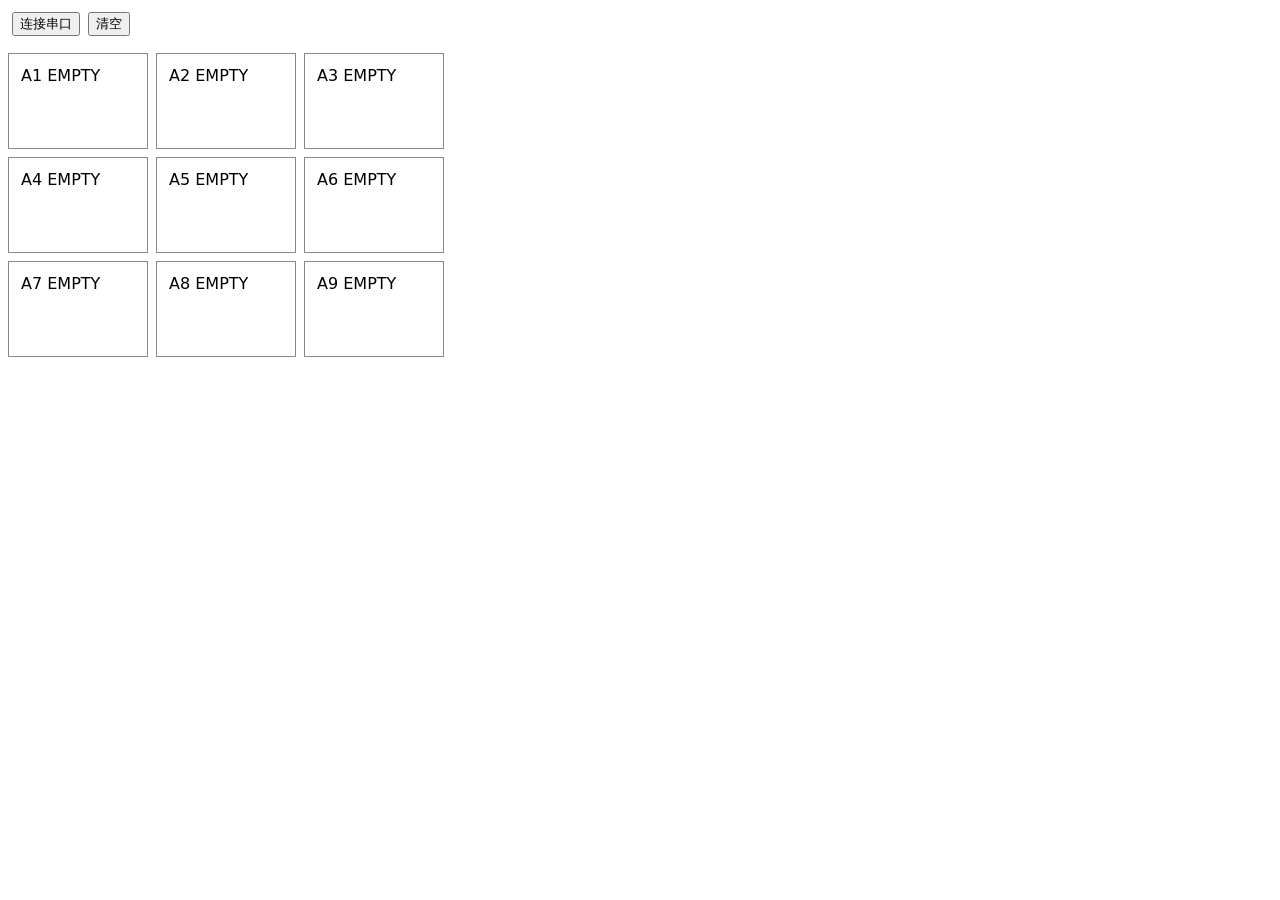
<file: tools/serial_monitor/index.html>
<!doctype html><meta charset="utf-8"><title>3x3串口监视器</title><style>body{font-family:system-ui}button{margin:4px}.grid{display:grid;grid-template-columns:repeat(3,140px);gap:8px}.cell{border:1px solid #888;padding:12px;min-height:70px}</style><button id="connect">连接串口</button><button id="clear">清空</button><pre id="log"></pre><div class="grid" id="grid"></div><script>const log=document.querySelector('#log'),grid=document.querySelector('#grid');let cells={};for(let i=0;i<9;i++){let d=document.createElement('div');d.className='cell';d.id='c'+i;d.textContent='A'+(i+1)+'\nEMPTY';grid.append(d)}document.querySelector('#clear').onclick=()=>log.textContent='';document.querySelector('#connect').onclick=async()=>{if(!('serial' in navigator)){alert('浏览器不支持 Web Serial');return}let port=await navigator.serial.requestPort();await port.open({baudRate:115200});let reader=port.readable.pipeThrough(new TextDecoderStream()).getReader(),buf='';while(true){let {value,done}=await reader.read();if(done)break;buf+=value;let lines=buf.split('\n');buf=lines.pop();for(const line of lines){log.textContent+=line+'\n';try{let j=JSON.parse(line);if(j.channel){let n=parseInt(j.channel.replace(/[^0-9]/g,''))-1;document.querySelector('#c'+n).textContent=j.channel+'\n'+(j.uid||'EMPTY')+'\n'+j.status}}catch(e){}}}};</script>
</file>
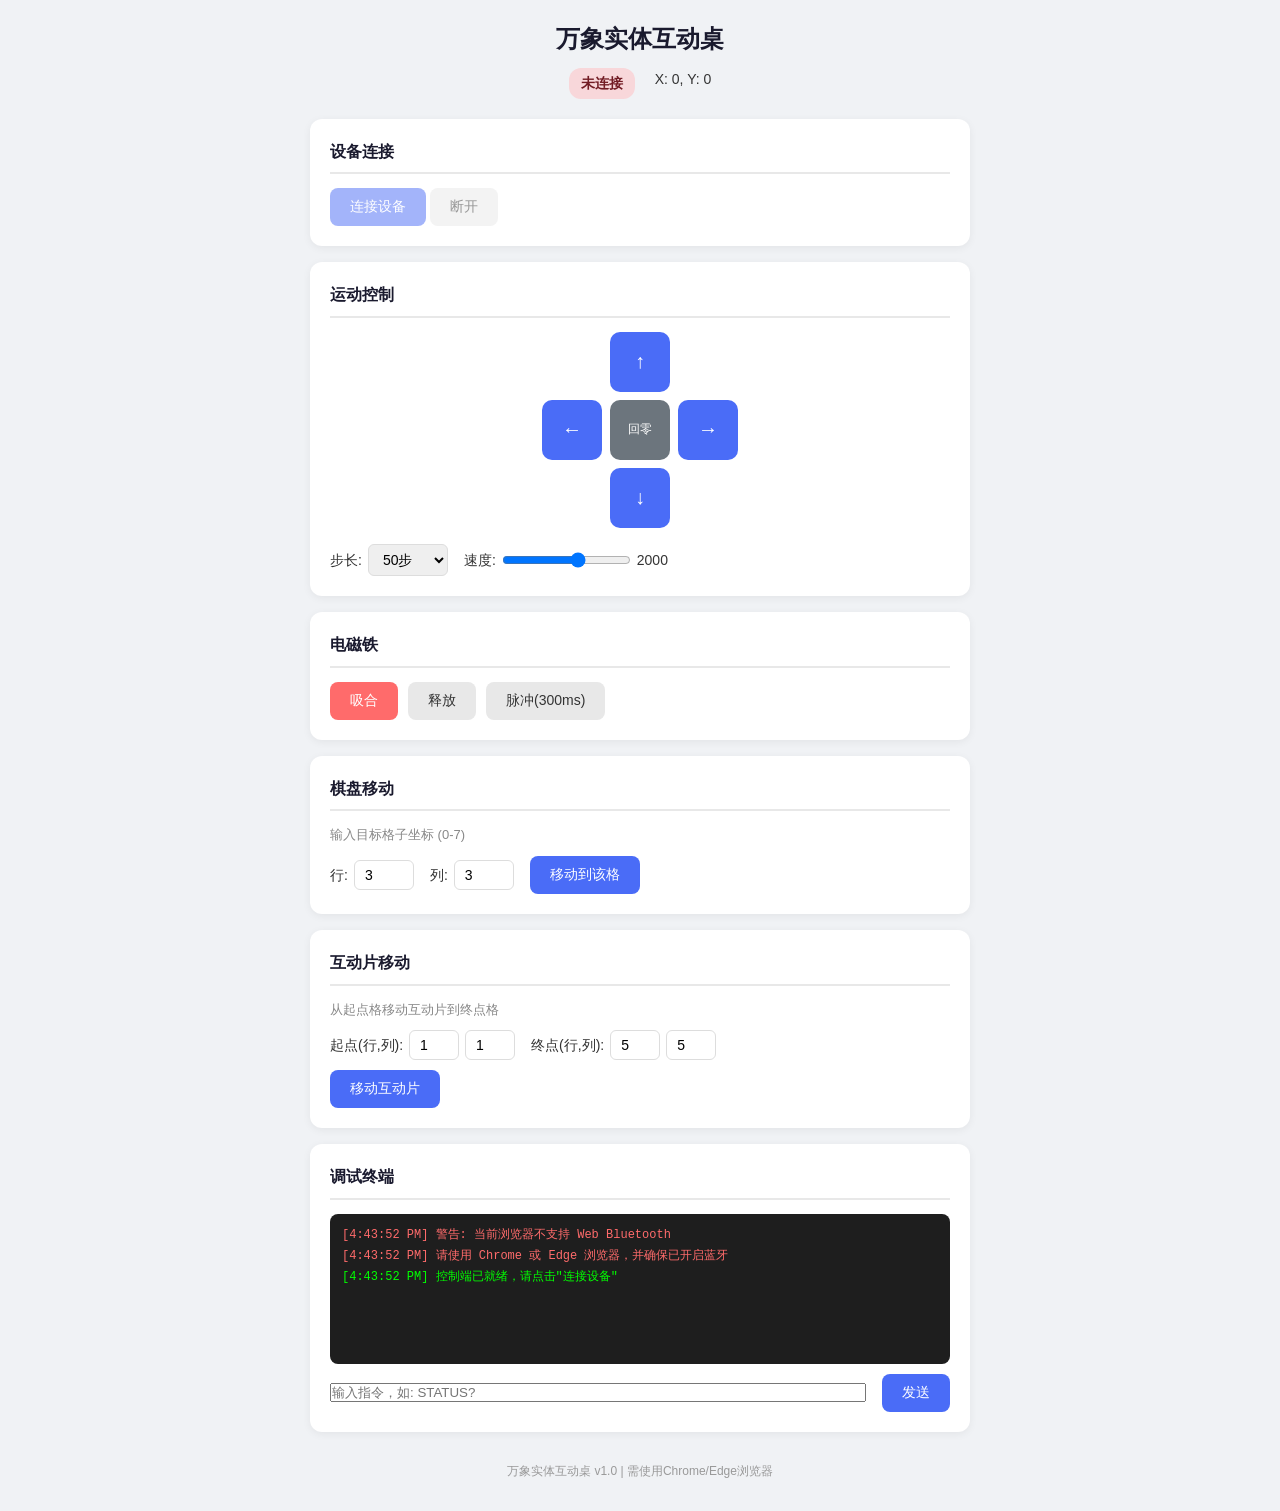
<file: references/extracted/万象实体互动桌_全包工程/web/index.html>
<!DOCTYPE html>
<html lang="zh-CN">
<head>
    <meta charset="UTF-8">
    <meta name="viewport" content="width=device-width, initial-scale=1.0">
    <title>万象实体互动桌 - 控制端</title>
    <link rel="stylesheet" href="style.css">
</head>
<body>
    <div class="container">
        <header>
            <h1>万象实体互动桌</h1>
            <div class="status-bar">
                <span id="connection-status" class="status disconnected">未连接</span>
                <span id="position-info">X: 0, Y: 0</span>
            </div>
        </header>

        <main>
            <!-- 连接区域 -->
            <section class="panel">
                <h2>设备连接</h2>
                <button id="connect-btn" class="btn btn-primary">连接设备</button>
                <button id="disconnect-btn" class="btn btn-secondary" disabled>断开</button>
            </section>

            <!-- 运动控制 -->
            <section class="panel">
                <h2>运动控制</h2>
                <div class="dpad">
                    <button class="dpad-btn" data-dir="up">↑</button>
                    <div class="dpad-row">
                        <button class="dpad-btn" data-dir="left">←</button>
                        <button class="dpad-btn dpad-center" data-dir="home">回零</button>
                        <button class="dpad-btn" data-dir="right">→</button>
                    </div>
                    <button class="dpad-btn" data-dir="down">↓</button>
                </div>
                <div class="control-row">
                    <label>步长: 
                        <select id="step-size">
                            <option value="10">10步</option>
                            <option value="50" selected>50步</option>
                            <option value="100">100步</option>
                            <option value="500">500步</option>
                        </select>
                    </label>
                    <label>速度: 
                        <input type="range" id="speed" min="500" max="3000" value="2000" step="100">
                        <span id="speed-value">2000</span>
                    </label>
                </div>
            </section>

            <!-- 电磁铁控制 -->
            <section class="panel">
                <h2>电磁铁</h2>
                <div class="button-group">
                    <button id="mag-on" class="btn btn-mag">吸合</button>
                    <button id="mag-off" class="btn btn-secondary">释放</button>
                    <button id="mag-pulse" class="btn btn-secondary">脉冲(300ms)</button>
                </div>
            </section>

            <!-- 棋盘控制 -->
            <section class="panel">
                <h2>棋盘移动</h2>
                <p class="hint">输入目标格子坐标 (0-7)</p>
                <div class="control-row">
                    <label>行: <input type="number" id="grid-row" min="0" max="7" value="3" style="width:60px"></label>
                    <label>列: <input type="number" id="grid-col" min="0" max="7" value="3" style="width:60px"></label>
                    <button id="grid-go" class="btn btn-primary">移动到该格</button>
                </div>
            </section>

            <!-- 互动片移动 -->
            <section class="panel">
                <h2>互动片移动</h2>
                <p class="hint">从起点格移动互动片到终点格</p>
                <div class="control-row">
                    <label>起点(行,列): 
                        <input type="number" id="from-row" min="0" max="7" value="1" style="width:50px">
                        <input type="number" id="from-col" min="0" max="7" value="1" style="width:50px">
                    </label>
                    <label>终点(行,列): 
                        <input type="number" id="to-row" min="0" max="7" value="5" style="width:50px">
                        <input type="number" id="to-col" min="0" max="7" value="5" style="width:50px">
                    </label>
                </div>
                <button id="piece-move" class="btn btn-primary" style="margin-top:10px">移动互动片</button>
            </section>

            <!-- 调试终端 -->
            <section class="panel">
                <h2>调试终端</h2>
                <div id="log" class="log"></div>
                <div class="control-row">
                    <input type="text" id="cmd-input" placeholder="输入指令，如: STATUS?" style="flex:1">
                    <button id="send-cmd" class="btn btn-primary">发送</button>
                </div>
            </section>
        </main>

        <footer>
            <p>万象实体互动桌 v1.0 | 需使用Chrome/Edge浏览器</p>
        </footer>
    </div>

    <script src="app.js"></script>
</body>
</html>
</file>
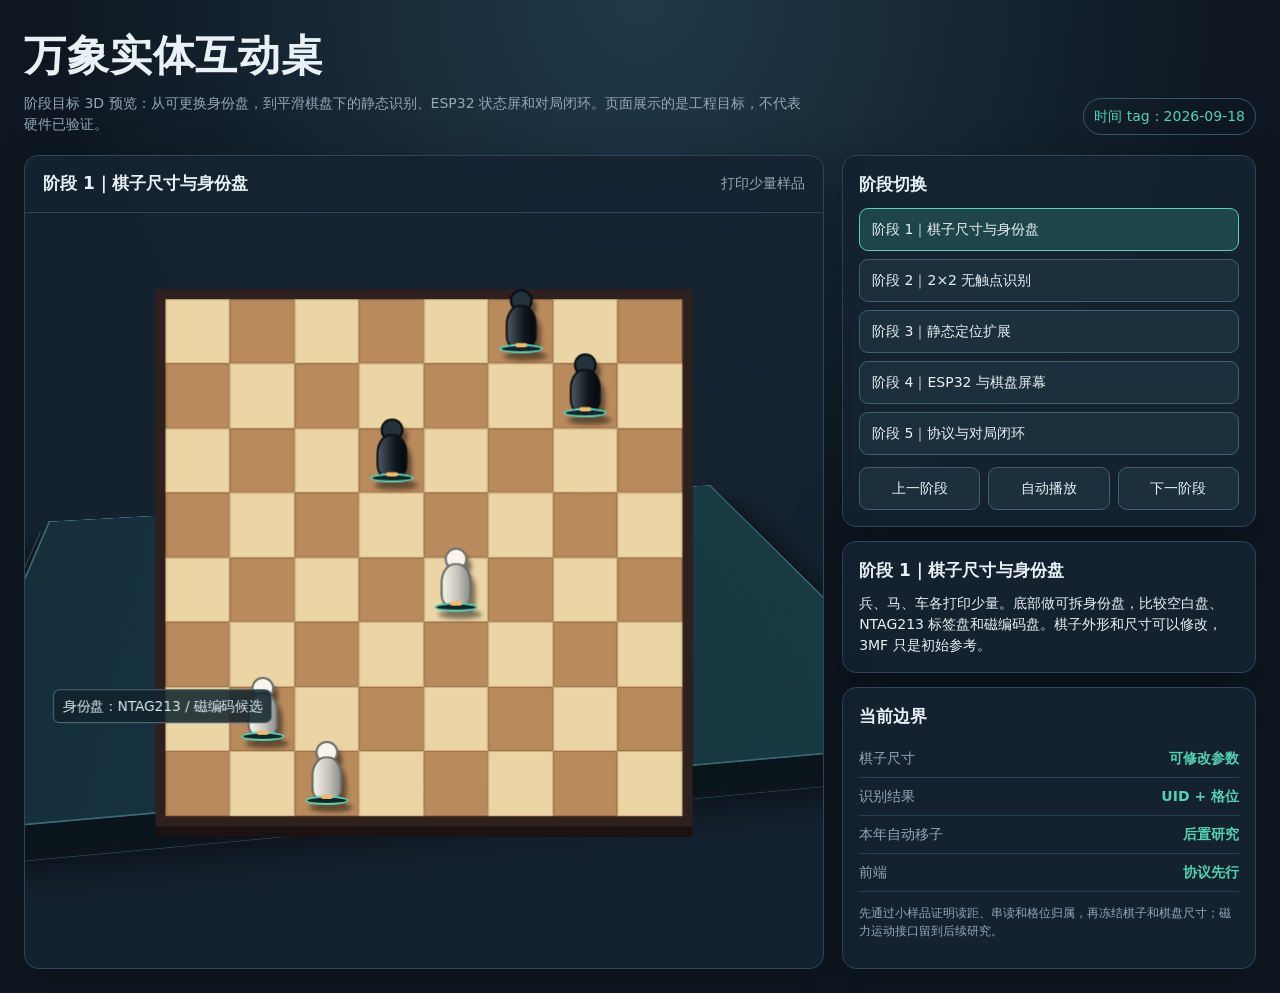
<file: visualization/阶段进度3D展示.html>
<!doctype html>
<html lang="zh-CN">
<head>
  <meta charset="utf-8">
  <meta name="viewport" content="width=device-width, initial-scale=1">
  <title>万象实体互动桌｜阶段进度 3D 展示</title>
  <style>
    :root { --bg:#0e1721; --panel:#162331; --line:#2d4658; --text:#e9f1f5; --muted:#94a8b5; --accent:#53d2b3; --warn:#f2b86b; --blue:#6fb4ee; }
    * { box-sizing:border-box; }
    body { margin:0; min-height:100vh; color:var(--text); background:radial-gradient(circle at 50% 0%, #203a49 0, var(--bg) 50%); font:14px/1.5 system-ui, -apple-system, "Segoe UI", "Microsoft YaHei", sans-serif; }
    .app { max-width:1320px; margin:auto; padding:24px; }
    header { display:flex; justify-content:space-between; gap:24px; align-items:end; margin-bottom:20px; }
    h1 { margin:0 0 6px; font-size:clamp(24px,4vw,42px); letter-spacing:.02em; }
    .sub { color:var(--muted); max-width:780px; }
    .tag { border:1px solid #365768; color:var(--accent); padding:7px 10px; border-radius:999px; white-space:nowrap; }
    .layout { display:grid; grid-template-columns:minmax(0,1.45fr) minmax(280px,.75fr); gap:18px; }
    .scene, .panel { background:rgba(22,35,49,.9); border:1px solid var(--line); border-radius:14px; box-shadow:0 16px 45px #0004; }
    .scene { min-height:650px; overflow:hidden; position:relative; }
    .scene-top { display:flex; justify-content:space-between; align-items:center; padding:15px 18px; border-bottom:1px solid var(--line); }
    .scene-top strong { font-size:17px; }
    .scene-top span { color:var(--muted); }
    .world { position:absolute; inset:68px 0 0; perspective:1050px; overflow:hidden; }
    .floor { position:absolute; width:820px; height:560px; left:50%; top:52%; transform:translate(-50%,-50%) rotateX(62deg) rotateZ(-8deg); transform-style:preserve-3d; background:linear-gradient(90deg,#152f3b,#183b43); border:2px solid #3a6972; box-shadow:0 30px 0 #09141b, 0 45px 45px #0009; }
    .floor::before { content:""; position:absolute; inset:-18px; border:1px solid #42727a; transform:translateZ(-20px); }
    .board { position:absolute; width:520px; height:520px; left:50%; top:45%; transform:translate(-50%,-50%) translateZ(34px); display:grid; grid-template-columns:repeat(8,1fr); border:10px solid #2f2020; box-shadow:0 10px 0 #1b1212; }
    .sq { background:#b88a5c; border:1px solid #9b6e49; position:relative; }
    .sq:nth-child(16n+1), .sq:nth-child(16n+3), .sq:nth-child(16n+5), .sq:nth-child(16n+7), .sq:nth-child(16n+10), .sq:nth-child(16n+12), .sq:nth-child(16n+14), .sq:nth-child(16n+16) { background:#ebd5a5; border-color:#d2b67f; }
    .piece { position:absolute; width:42px; height:58px; transform:translate(-50%,-72%) translateZ(54px); transform-style:preserve-3d; transition:transform .7s ease, opacity .5s; filter:drop-shadow(4px 7px 2px #0007); }
    .piece .body { position:absolute; bottom:0; left:50%; transform:translateX(-50%); width:30px; height:42px; border-radius:45% 45% 28% 28%; background:linear-gradient(90deg,#f5f2e6,#c7c5bd 55%,#8e8f8c); border:2px solid #686c69; }
    .piece .head { position:absolute; left:50%; top:1px; transform:translateX(-50%); width:22px; height:22px; border-radius:50%; background:#f7f5ec; border:2px solid #6d716e; }
    .piece.black .body { background:linear-gradient(90deg,#4b5660,#101820 60%,#050a0e); border-color:#0a1115; }
    .piece.black .head { background:#24323c; border-color:#080d11; }
    .piece .base { position:absolute; left:50%; bottom:-5px; transform:translateX(-50%); width:42px; height:9px; border-radius:50%; background:#12232a; border:2px solid #58d3b3; }
    .piece .badge { position:absolute; bottom:1px; left:50%; transform:translateX(-50%); width:12px; height:4px; border-radius:4px; background:#f2b86b; opacity:0; }
    .stage-1 .badge, .stage-2 .badge, .stage-3 .badge, .stage-4 .badge, .stage-5 .badge { opacity:1; }
    .reader { position:absolute; width:70px; height:70px; border:4px solid var(--accent); border-radius:14px; background:#153a3d; transform:translate(-50%,-50%) translateZ(3px); box-shadow:0 0 20px #53d2b344; opacity:0; transition:all .6s; }
    .reader::after { content:"NFC / 位置读头"; position:absolute; top:76px; left:50%; transform:translateX(-50%); width:110px; color:var(--accent); font-size:11px; text-align:center; }
    .stage-2 .reader, .stage-3 .reader, .stage-4 .reader, .stage-5 .reader { opacity:1; }
    .rail { position:absolute; width:600px; height:11px; background:#667c89; border:2px solid #b2cad2; transform:translate(-50%,-50%) translateZ(-2px); opacity:0; transition:opacity .5s; }
    .rail.x { left:50%; top:67%; }
    .rail.y { width:440px; height:11px; left:50%; top:45%; transform:translate(-50%,-50%) rotate(90deg) translateZ(-2px); }
    .stage-4 .rail, .stage-5 .rail { opacity:0; }
    .screen { position:absolute; left:78%; top:23%; width:160px; height:105px; border:8px solid #0b1218; border-radius:8px; background:#163b4a; transform:translateZ(100px) rotateY(-18deg) rotateX(5deg); box-shadow:0 12px 0 #081116, 0 18px 25px #0008; opacity:0; transition:opacity .5s; padding:10px; color:#8cf0d0; font:12px/1.4 ui-monospace,monospace; }
    .stage-4 .screen, .stage-5 .screen { opacity:1; }
    .screen b { color:white; font-size:14px; }
    .controller { position:absolute; left:19%; top:20%; width:140px; height:68px; transform:translateZ(83px) rotateY(18deg); background:#1e313d; border:2px solid #5b7784; border-radius:10px; box-shadow:0 13px 0 #0a151c, 0 20px 25px #0008; opacity:0; transition:opacity .5s; padding:12px; }
    .controller::after { content:"ESP32-S3 主控"; color:#a5c9db; font-size:12px; }
    .stage-2 .controller, .stage-3 .controller, .stage-4 .controller, .stage-5 .controller { opacity:1; }
    .label { position:absolute; color:#d9e9ee; background:#12242cdd; border:1px solid #476572; border-radius:6px; padding:5px 8px; font-size:12px; opacity:0; transform:translateZ(125px); transition:opacity .5s; }
    .label.id { left:9%; top:61%; }
    .label.move { right:8%; top:66%; }
    .label.screen-label { right:5%; top:8%; }
    .stage-1 .label.id, .stage-2 .label.id, .stage-3 .label.id, .stage-4 .label.id, .stage-5 .label.id { opacity:1; }
    .stage-2 .label.move, .stage-3 .label.move, .stage-4 .label.move, .stage-5 .label.move, .stage-4 .label.screen-label, .stage-5 .label.screen-label { opacity:1; }
    .side { display:flex; flex-direction:column; gap:14px; }
    .panel { padding:16px; }
    .panel h2 { margin:0 0 10px; font-size:17px; }
    .stage-list { display:grid; gap:8px; }
    button { color:var(--text); background:#1b303c; border:1px solid #416070; border-radius:9px; padding:10px 12px; text-align:left; cursor:pointer; font:inherit; }
    button:hover, button.active { border-color:var(--accent); background:#1e454a; }
    .controls { display:flex; gap:8px; margin-top:12px; }
    .controls button { flex:1; text-align:center; }
    .metric { display:grid; grid-template-columns:1fr auto; gap:8px; border-bottom:1px solid #29414e; padding:8px 0; }
    .metric span { color:var(--muted); }
    .metric strong { color:var(--accent); font-weight:600; }
    .note { color:var(--muted); font-size:12px; }
    @media (max-width:900px) { .layout { grid-template-columns:1fr; } .scene { min-height:560px; } .floor { transform:translate(-50%,-50%) rotateX(62deg) rotateZ(-8deg) scale(.78); } }
    @media (max-width:540px) { .app { padding:14px; } header { display:block; } .tag { display:inline-block; margin-top:10px; } .world { transform:scale(.72); transform-origin:top left; width:139%; } }
  </style>
</head>
<body>
  <main class="app">
    <header>
      <div>
        <h1>万象实体互动桌</h1>
        <div class="sub">阶段目标 3D 预览：从可更换身份盘，到平滑棋盘下的静态识别、ESP32 状态屏和对局闭环。页面展示的是工程目标，不代表硬件已验证。</div>
      </div>
      <div class="tag">时间 tag：2026-09-18</div>
    </header>
    <section class="layout">
      <div class="scene">
        <div class="scene-top"><strong id="sceneTitle">阶段 1｜棋子尺寸与身份盘</strong><span id="sceneStatus">打印少量样品</span></div>
        <div class="world" id="world">
          <div class="floor"></div>
          <div class="board" id="board"></div>
          <div class="rail x"></div><div class="rail y"></div>
          <div class="reader" id="reader"></div>
          <div class="controller"></div>
          <div class="screen"><b>WX CHESS</b><br>回合：白方<br>建议：N g1-f3<br>状态：READY</div>
          <div class="label id">身份盘：NTAG213 / 磁编码候选</div>
          <div class="label move">读头/位置层（自动移子后置）</div>
          <div class="label screen-label">ESP32 提供屏幕内容</div>
        </div>
      </div>
      <aside class="side">
        <div class="panel">
          <h2>阶段切换</h2>
          <div class="stage-list" id="stageList"></div>
          <div class="controls"><button id="prev">上一阶段</button><button id="play">自动播放</button><button id="next">下一阶段</button></div>
        </div>
        <div class="panel">
          <h2 id="detailTitle">阶段目标</h2>
          <div id="detail"></div>
        </div>
        <div class="panel">
          <h2>当前边界</h2>
          <div class="metric"><span>棋子尺寸</span><strong>可修改参数</strong></div>
          <div class="metric"><span>识别结果</span><strong>UID + 格位</strong></div>
          <div class="metric"><span>本年自动移子</span><strong>后置研究</strong></div>
          <div class="metric"><span>前端</span><strong>协议先行</strong></div>
          <p class="note">先通过小样品证明读距、串读和格位归属，再冻结棋子和棋盘尺寸；磁力运动接口留到后续研究。</p>
        </div>
      </aside>
    </section>
  </main>
  <script>
    const stages = [
      { title:'阶段 1｜棋子尺寸与身份盘', status:'打印少量样品', detail:'兵、马、车各打印少量。底部做可拆身份盘，比较空白盘、NTAG213 标签盘和磁编码盘。棋子外形和尺寸可以修改，3MF 只是初始参考。' },
      { title:'阶段 2｜2×2 无触点识别', status:'证明 UID 能读且不串格', detail:'用平滑约 3 mm 非金属板测试标签 UID、读距和相邻格隔离。注意：标签 UID 只说明“是谁”，读头坐标或传感器阵列才说明“在哪一格”。' },
      { title:'阶段 3｜静态定位扩展', status:'争取 4×4，记录串读与扫描周期', detail:'在玩家手动放置的条件下扩展样片，验证 UID 与格位联合结果。记录读距、偏心、相邻棋子、串读率和扫描周期；自动移子只记录后续接口，不在今年搭建。' },
      { title:'阶段 4｜ESP32 与棋盘屏幕', status:'主控提供状态显示', detail:'ESP32-S3 通过 SPI 驱动 ILI9341，显示回合、建议走法、连接、扫描和故障状态。屏幕不是独立 AI 主机，内容由主控生成。' },
      { title:'阶段 5｜协议与对局闭环', status:'可向老师演示', detail:'前端通过 BLE/串口读取 UID + 格位快照，规则和 AI 返回走法，屏幕/语音提示，玩家手动放置后再确认。自动移子、8×8 最终阵列和微信小程序留到后续评估。' }
    ];
    const board = document.getElementById('board');
    for (let i=0;i<64;i++) { const sq=document.createElement('div'); sq.className='sq'; board.appendChild(sq); }
    const pieces = [
      ['white',1,6,'兵'], ['black',6,1,'兵'], ['white',2,7,'车'], ['black',5,0,'马'], ['white',4,4,'马'], ['black',3,2,'车']
    ];
    pieces.forEach(([color,x,y,name]) => { const p=document.createElement('div'); p.className=`piece ${color}`; p.style.left=`${(x+.5)*12.5}%`; p.style.top=`${(y+.5)*12.5}%`; p.innerHTML=`<div class="head"></div><div class="body"></div><div class="base"></div><div class="badge"></div>`; p.title=name; board.appendChild(p); });
    const reader=document.getElementById('reader'); reader.style.left='50%'; reader.style.top='45%';
    const list=document.getElementById('stageList'); const world=document.getElementById('world'); let current=0; let timer=null;
    stages.forEach((s,i)=>{ const b=document.createElement('button'); b.textContent=s.title; b.addEventListener('click',()=>setStage(i)); list.appendChild(b); });
    function setStage(i){ current=(i+stages.length)%stages.length; world.className=`world stage-${current+1}`; document.getElementById('sceneTitle').textContent=stages[current].title; document.getElementById('sceneStatus').textContent=stages[current].status; document.getElementById('detailTitle').textContent=stages[current].title; document.getElementById('detail').textContent=stages[current].detail; [...list.children].forEach((b,n)=>b.classList.toggle('active',n===current)); }
    document.getElementById('prev').onclick=()=>setStage(current-1); document.getElementById('next').onclick=()=>setStage(current+1);
    document.getElementById('play').onclick=()=>{ if(timer){clearInterval(timer);timer=null;document.getElementById('play').textContent='自动播放';} else {document.getElementById('play').textContent='暂停播放';timer=setInterval(()=>setStage(current+1),3500);} };
    setStage(0);
  </script>
</body>
</html>
</file>
<file: references/extracted/万象实体互动桌_全包工程/web/style.css>
* {
    margin: 0;
    padding: 0;
    box-sizing: border-box;
}

body {
    font-family: -apple-system, BlinkMacSystemFont, "Segoe UI", "PingFang SC", "Microsoft YaHei", sans-serif;
    background: #f0f2f5;
    color: #333;
    line-height: 1.6;
}

.container {
    max-width: 700px;
    margin: 0 auto;
    padding: 20px;
}

header {
    text-align: center;
    margin-bottom: 20px;
}

header h1 {
    font-size: 24px;
    color: #1a1a2e;
    margin-bottom: 10px;
}

.status-bar {
    display: flex;
    justify-content: center;
    gap: 20px;
    font-size: 14px;
}

.status {
    padding: 4px 12px;
    border-radius: 12px;
    font-weight: bold;
}

.status.connected {
    background: #d4edda;
    color: #155724;
}

.status.disconnected {
    background: #f8d7da;
    color: #721c24;
}

.panel {
    background: white;
    border-radius: 12px;
    padding: 20px;
    margin-bottom: 16px;
    box-shadow: 0 2px 8px rgba(0,0,0,0.06);
}

.panel h2 {
    font-size: 16px;
    color: #1a1a2e;
    margin-bottom: 14px;
    padding-bottom: 8px;
    border-bottom: 2px solid #e8e8e8;
}

.btn {
    padding: 10px 20px;
    border: none;
    border-radius: 8px;
    font-size: 14px;
    cursor: pointer;
    transition: all 0.2s;
    font-weight: 500;
}

.btn:disabled {
    opacity: 0.5;
    cursor: not-allowed;
}

.btn-primary {
    background: #4a6cf7;
    color: white;
}

.btn-primary:hover:not(:disabled) {
    background: #3a5ce7;
}

.btn-secondary {
    background: #e8e8e8;
    color: #333;
}

.btn-secondary:hover:not(:disabled) {
    background: #d8d8d8;
}

.btn-mag {
    background: #ff6b6b;
    color: white;
}

.btn-mag:hover:not(:disabled) {
    background: #ee5a5a;
}

.dpad {
    display: flex;
    flex-direction: column;
    align-items: center;
    gap: 8px;
    margin-bottom: 16px;
}

.dpad-row {
    display: flex;
    gap: 8px;
}

.dpad-btn {
    width: 60px;
    height: 60px;
    font-size: 20px;
    border: none;
    border-radius: 10px;
    background: #4a6cf7;
    color: white;
    cursor: pointer;
    transition: all 0.1s;
}

.dpad-btn:active {
    transform: scale(0.95);
    background: #3a5ce7;
}

.dpad-center {
    font-size: 12px;
    background: #6c757d;
}

.control-row {
    display: flex;
    align-items: center;
    gap: 16px;
    flex-wrap: wrap;
    margin-top: 10px;
}

.control-row label {
    font-size: 14px;
    display: flex;
    align-items: center;
    gap: 6px;
}

.control-row input[type="number"],
.control-row select {
    padding: 6px 10px;
    border: 1px solid #ddd;
    border-radius: 6px;
    font-size: 14px;
}

.button-group {
    display: flex;
    gap: 10px;
    flex-wrap: wrap;
}

.hint {
    font-size: 13px;
    color: #888;
    margin-bottom: 10px;
}

.log {
    background: #1e1e1e;
    color: #00ff00;
    font-family: "Consolas", "Monaco", monospace;
    font-size: 12px;
    padding: 12px;
    border-radius: 8px;
    height: 150px;
    overflow-y: auto;
    margin-bottom: 10px;
}

.log-line {
    margin-bottom: 2px;
}

.log-line.sent {
    color: #87ceeb;
}

.log-line.received {
    color: #00ff00;
}

.log-line.error {
    color: #ff6b6b;
}

footer {
    text-align: center;
    color: #999;
    font-size: 12px;
    margin-top: 20px;
    padding: 10px;
}
</file>
